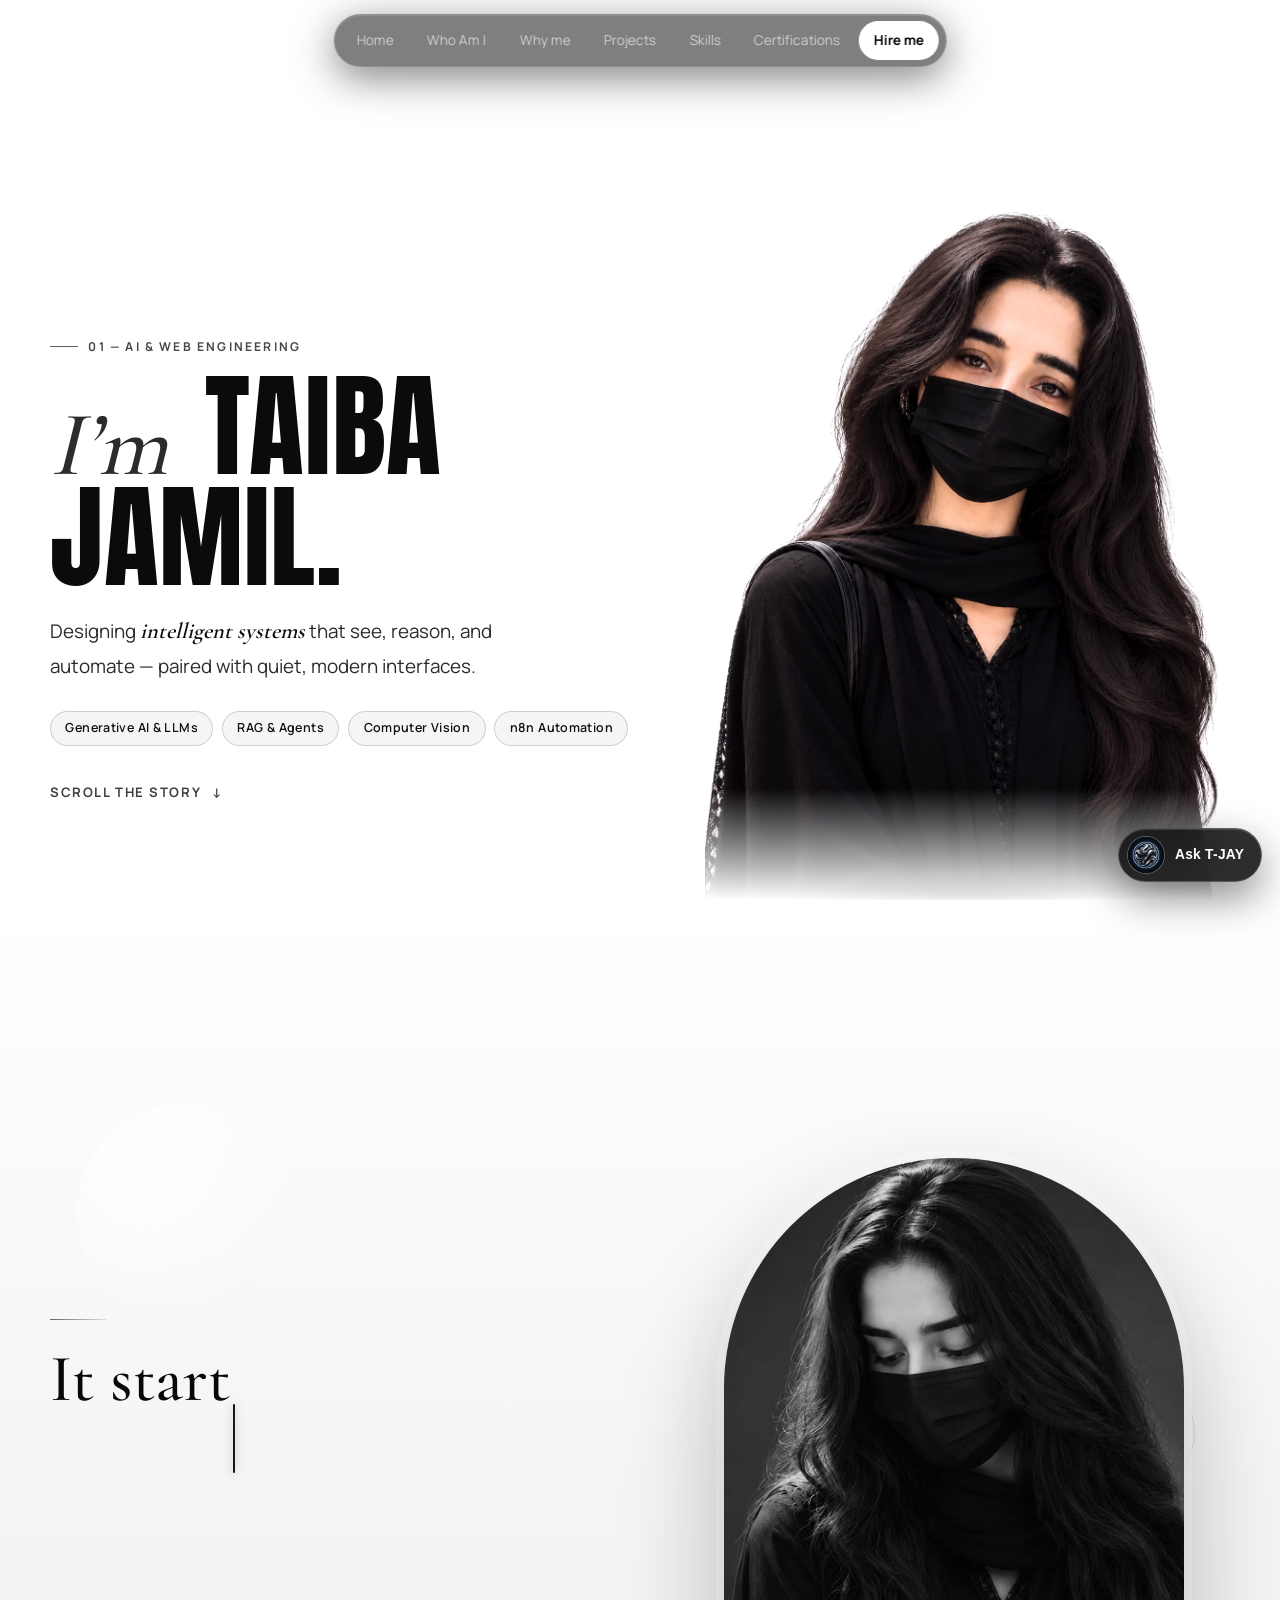
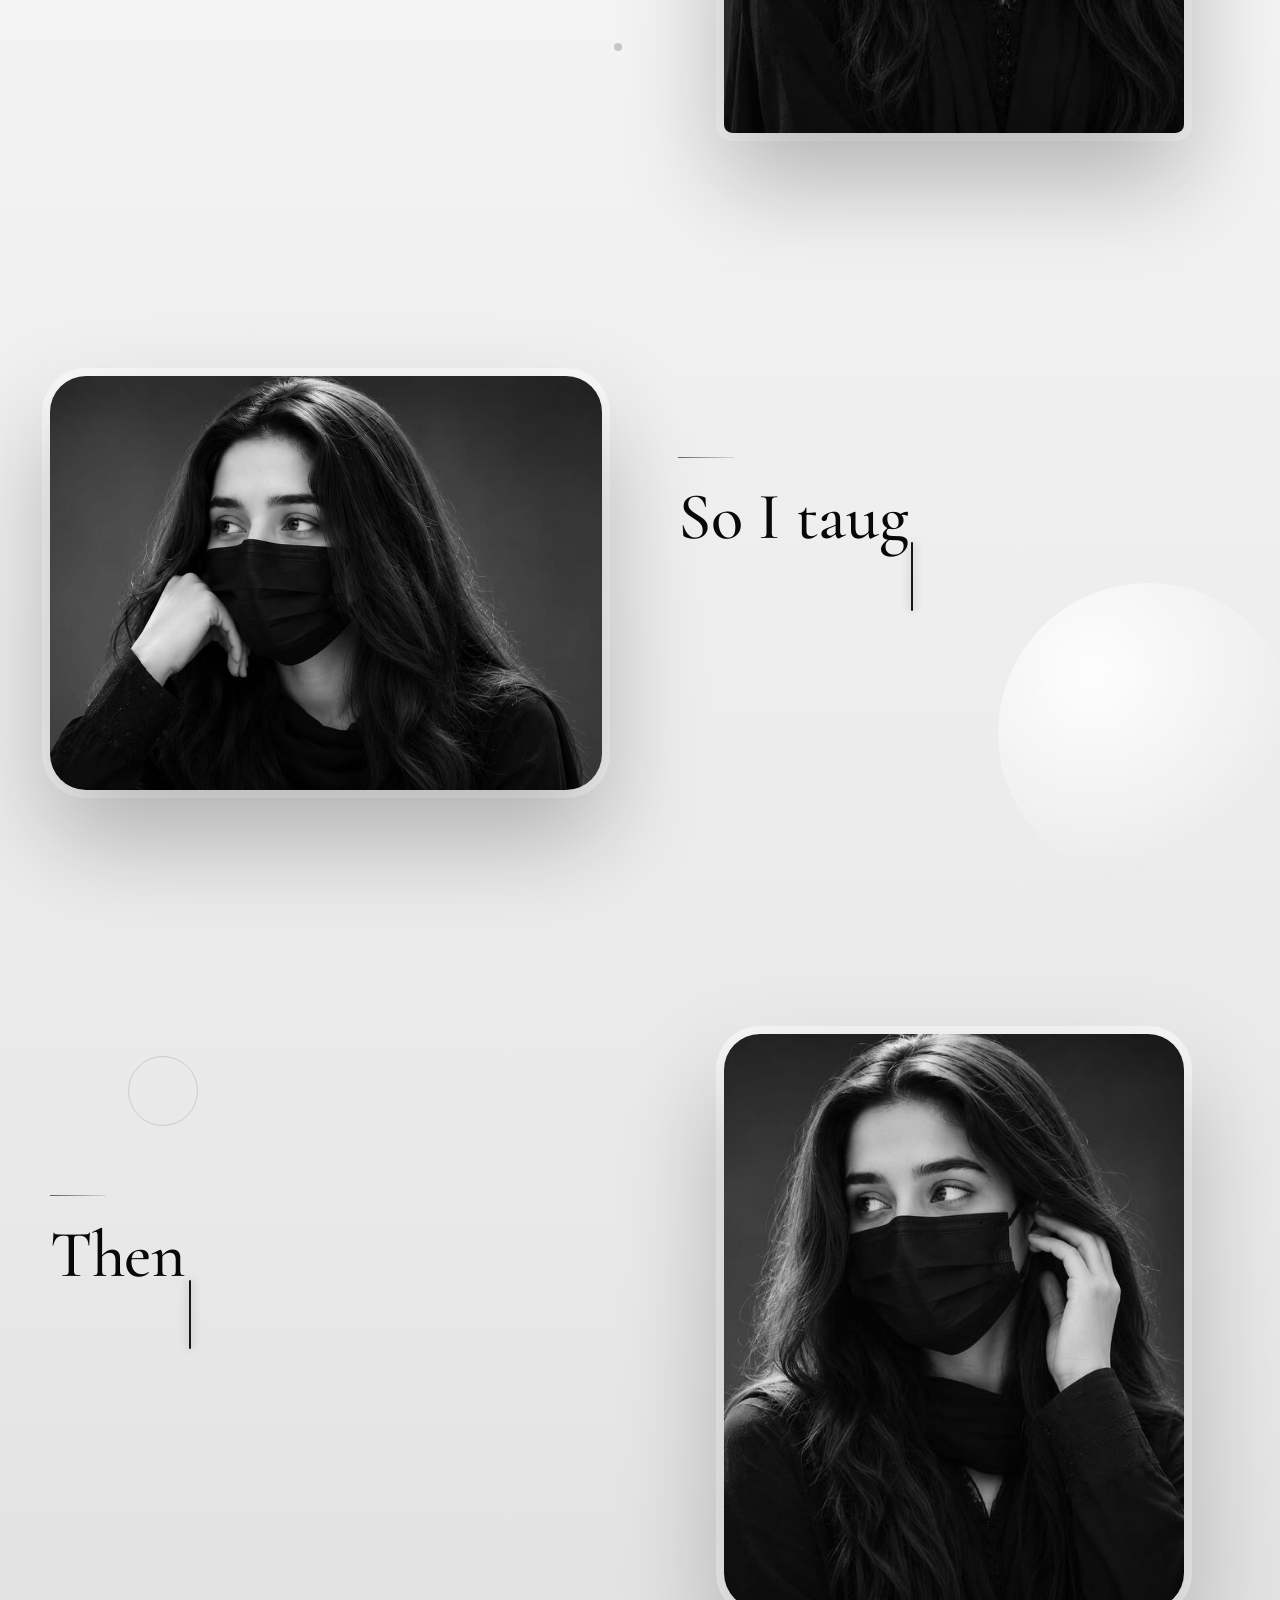
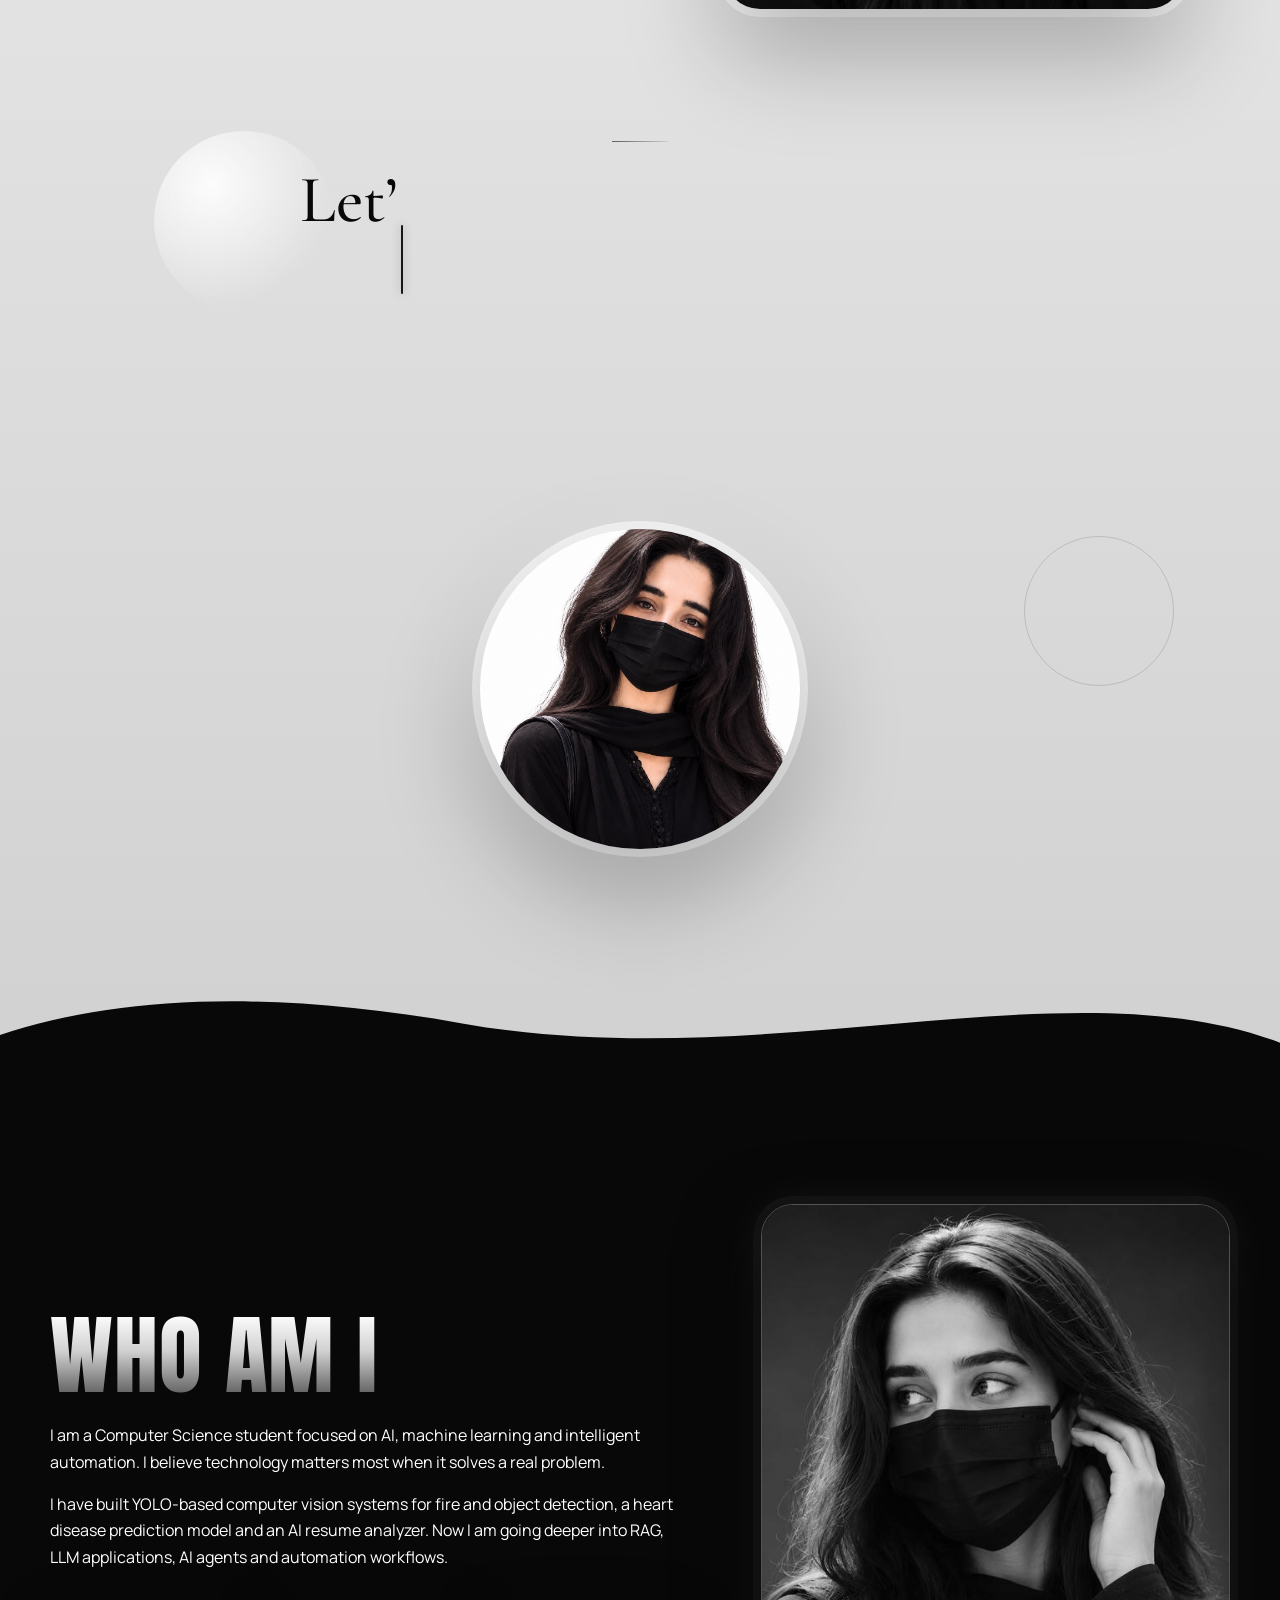
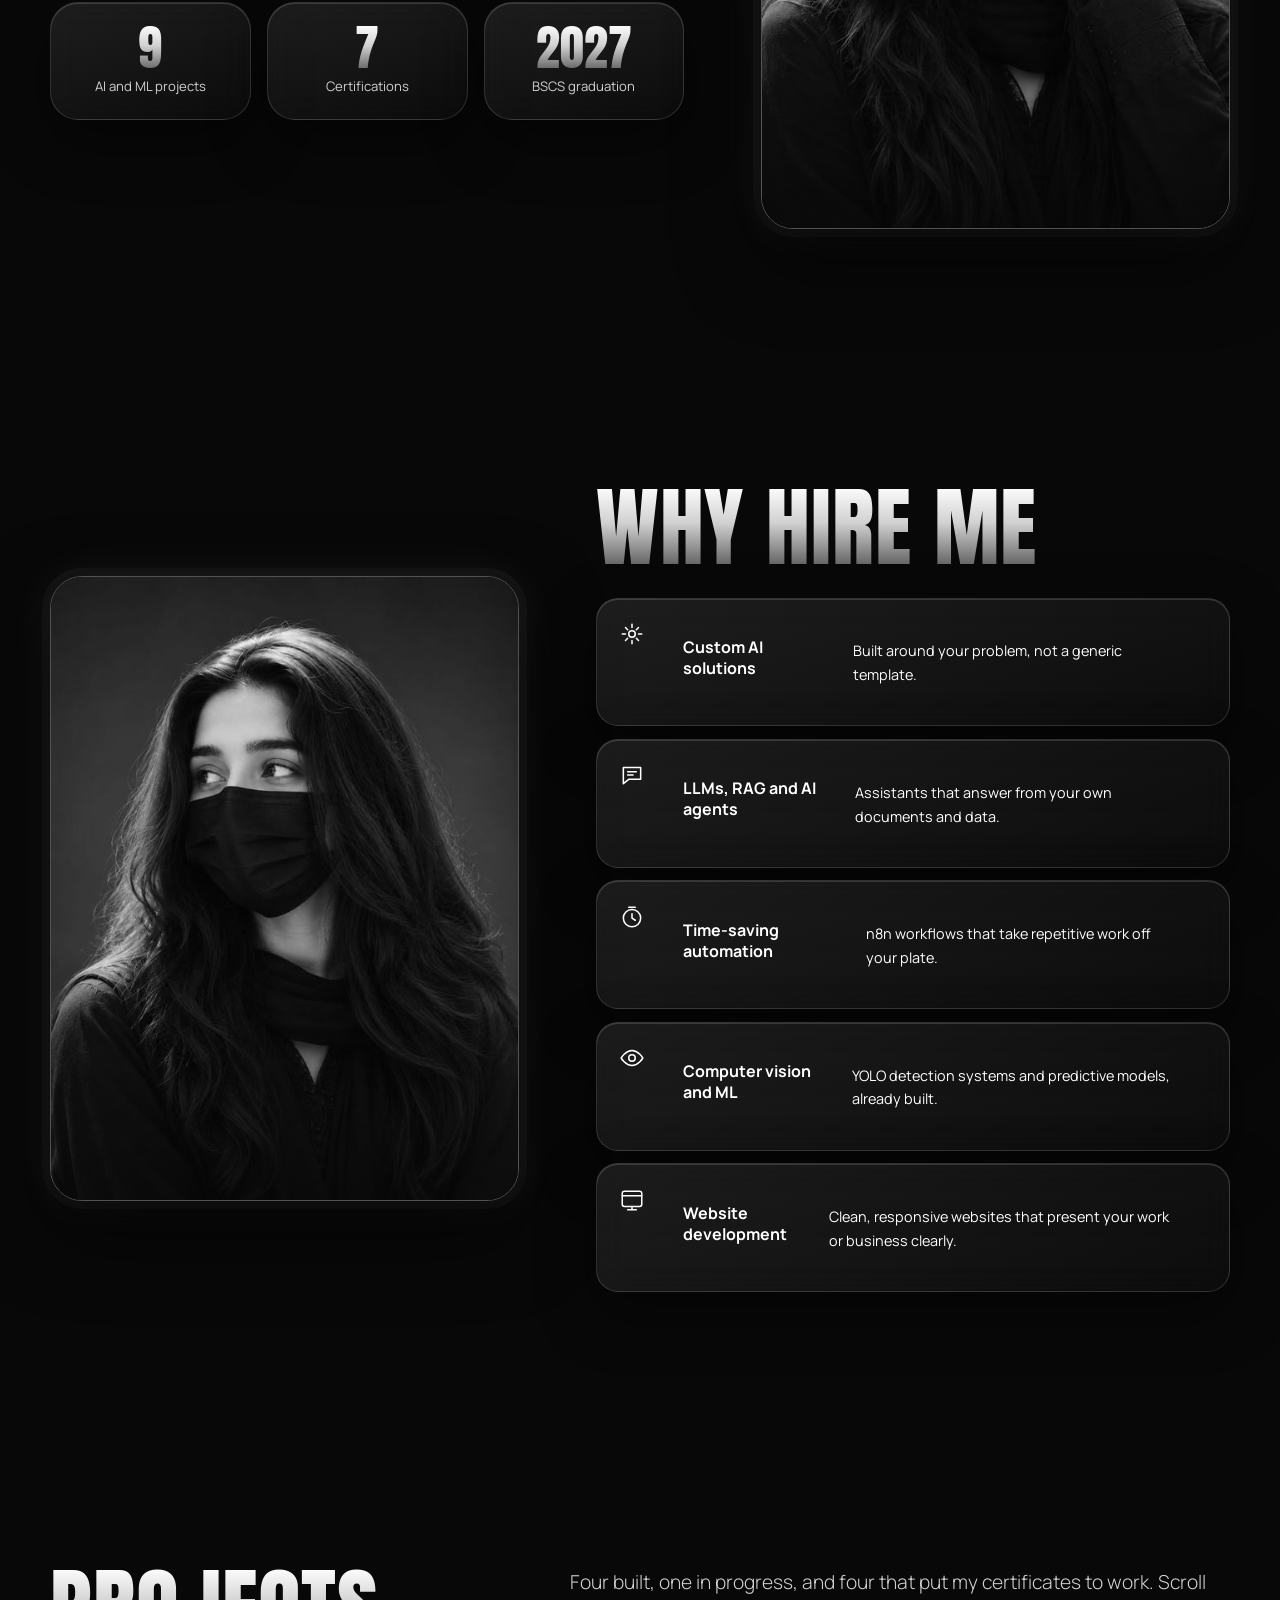
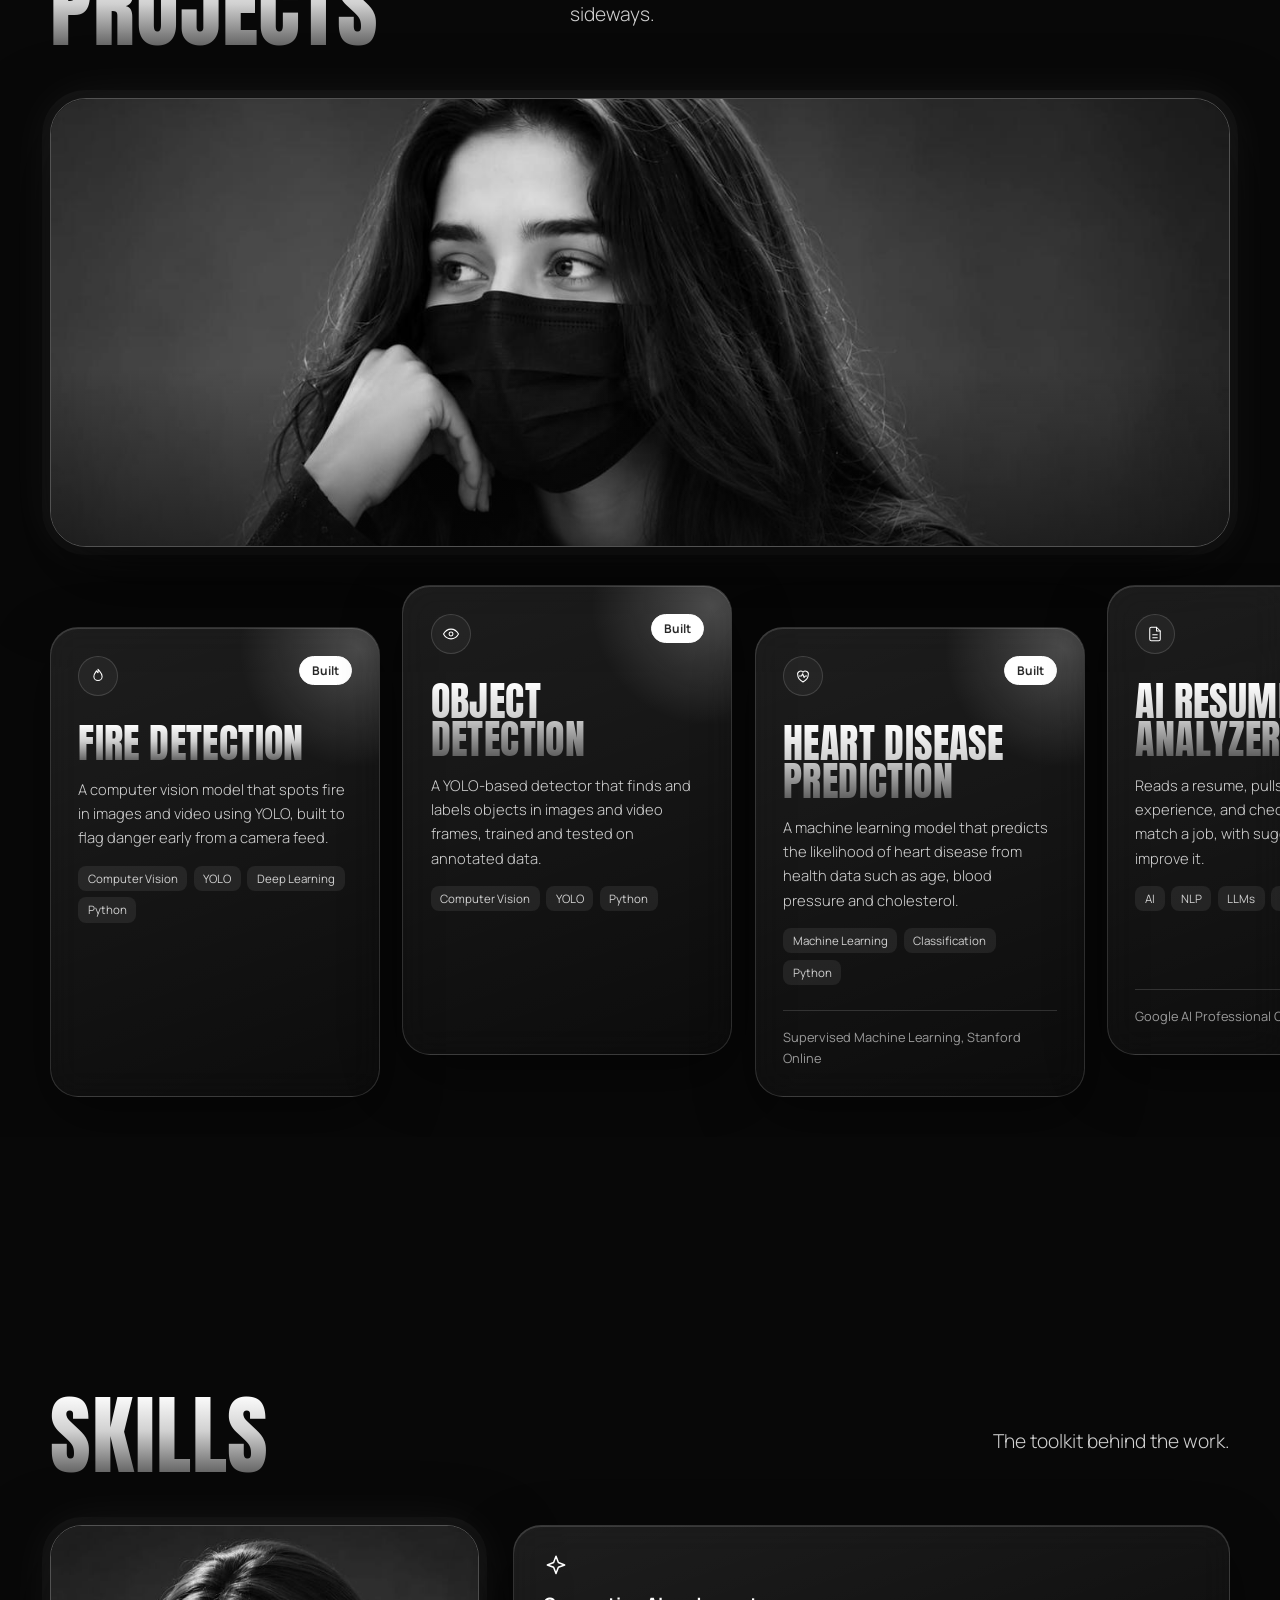
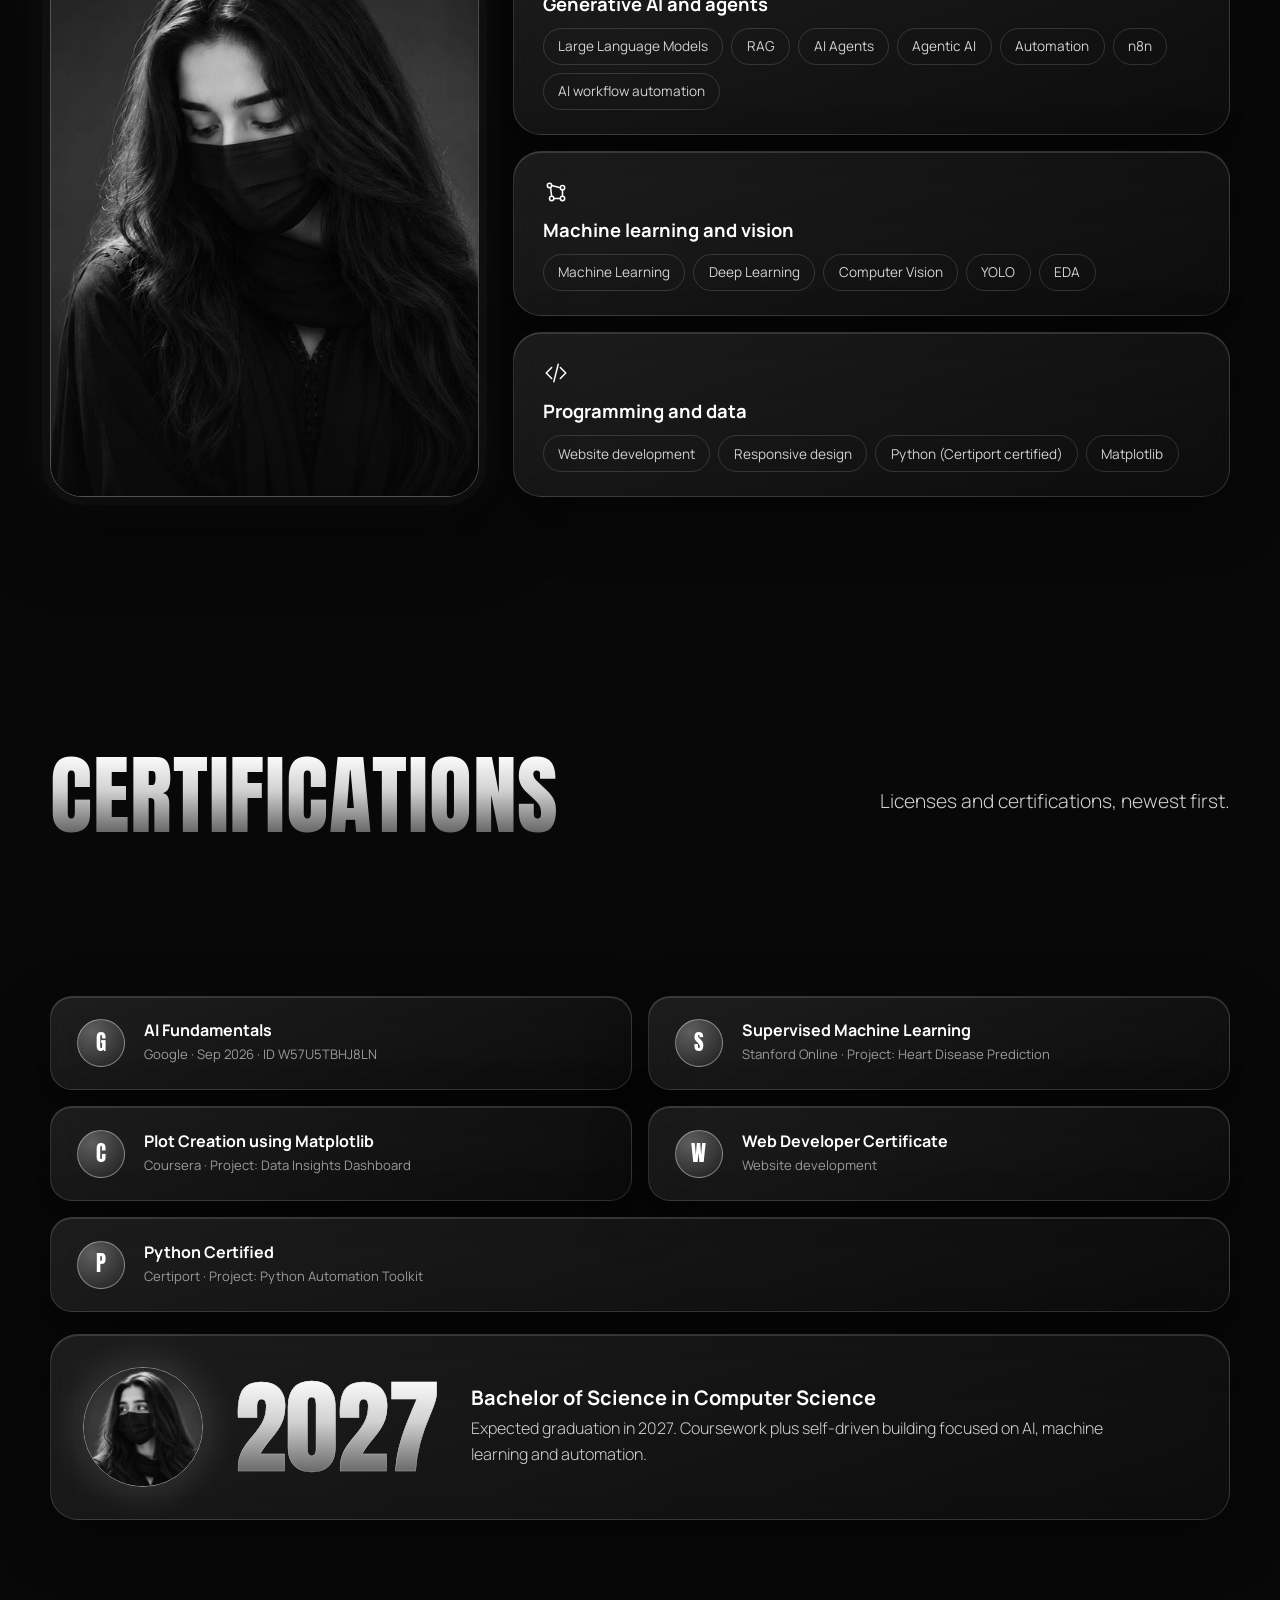
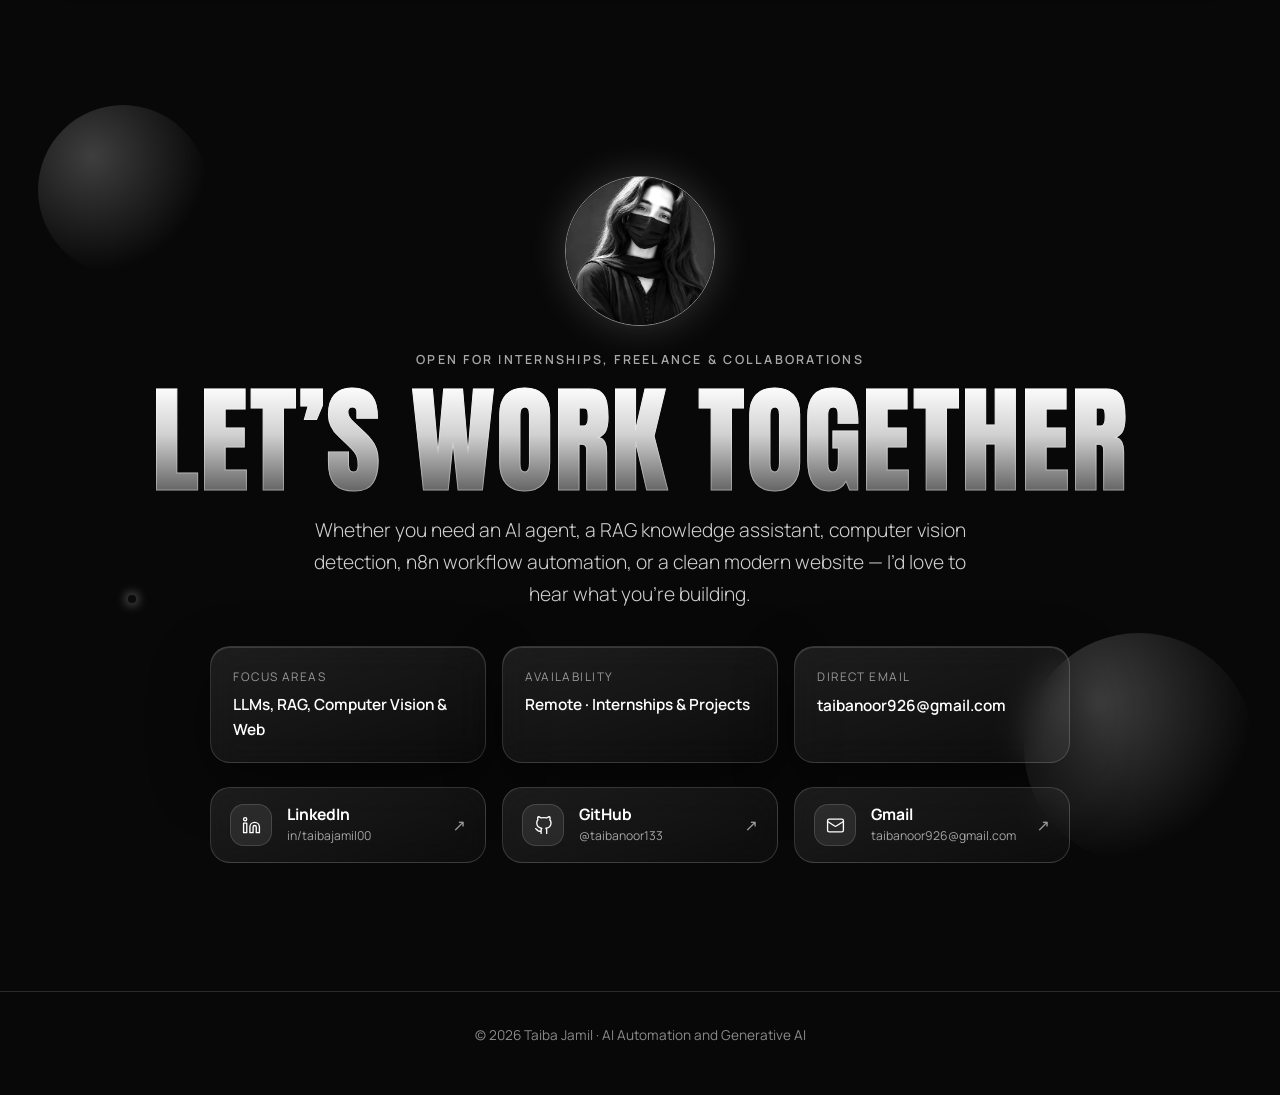
<file: index.html>
<!DOCTYPE html>
<html lang="en">
<head>
<meta charset="utf-8">
<meta name="viewport" content="width=device-width, initial-scale=1, viewport-fit=cover">
<title>Taiba Jamil — AI Automation &amp; Generative AI Developer</title>
<meta name="description" content="Taiba Jamil — AI automation and generative AI developer. RAG systems, AI agents, computer vision, machine learning and clean, responsive websites.">
<meta name="author" content="Taiba Jamil">
<meta name="robots" content="index,follow,max-image-preview:large">
<meta property="og:type" content="website">
<meta property="og:site_name" content="Taiba Jamil">
<meta property="og:title" content="Taiba Jamil — AI Automation &amp; Generative AI Developer">
<meta property="og:description" content="Taiba Jamil — AI automation and generative AI developer. RAG systems, AI agents, computer vision, machine learning and clean, responsive websites.">
<meta name="twitter:card" content="summary_large_image">
<meta name="twitter:title" content="Taiba Jamil — AI Automation &amp; Generative AI Developer">
<meta name="twitter:description" content="Taiba Jamil — AI automation and generative AI developer. RAG systems, AI agents, computer vision, machine learning and clean, responsive websites.">
<meta name="theme-color" content="#080808">
<link rel="canonical" href="https://taiba-portfolio.pages.dev/">
<meta property="og:url" content="https://taiba-portfolio.pages.dev/">
<meta property="og:image" content="https://taiba-portfolio.pages.dev/assets/images/hero-portrait.jpg">
<link rel="icon" href="assets/images/img-1-bd98dd71.svg">
<noscript></noscript>
  <script type="application/ld+json">{"@context": "https://schema.org", "@type": "Person", "name": "Taiba Jamil", "jobTitle": "AI Automation & Generative AI Developer", "description": "AI automation and generative AI developer building RAG systems, AI agents, computer vision and clean responsive websites.", "knowsAbout": ["Artificial Intelligence", "Generative AI", "Large Language Models", "RAG", "AI Agents", "Machine Learning", "Computer Vision", "YOLO", "Python", "n8n", "Website Development"]}</script>
  <link rel="stylesheet" href="css/styles.css">
</head>
<body>
<a class="skip" href="#top">Skip to content</a>
<div class="progress" id="progress" aria-hidden="true"></div>
<canvas id="waves" aria-hidden="true"></canvas>
<nav aria-label="Main">
  <a href="#top">Home</a>
  <div class="nav-links" id="navLinks">
   <a href="#about">Who Am I</a><a href="#why">Why me</a><a href="#projects">Projects</a><a href="#skills">Skills</a><a href="#certs">Certifications</a>
  </div>
  <a class="hire" href="#contact">Hire me</a>
  <button class="nav-toggle" id="navToggle" type="button" aria-expanded="false" aria-controls="navLinks" aria-label="Open menu"><span></span><span></span></button>
 </nav>
<main id="top">
<header class="hero">
 <div class="wrap hero-grid">
  <div class="hero-copy">
   <span class="hero-kicker">01 — AI &amp; Web Engineering</span>
   <h1 class="hero-title"><span class="hero-italic">I’m</span> Taiba<br>Jamil.</h1>
   <p class="hero-lead">Designing <em>intelligent systems</em> that see, reason, and automate — paired with quiet, modern interfaces.</p>
   <div class="hero-meta" aria-label="Specialties">
    <span>Generative AI &amp; LLMs</span>
    <span>RAG &amp; Agents</span>
    <span>Computer Vision</span>
    <span>n8n Automation</span>
   </div>
   <a class="hero-scroll" href="#story"><span>Scroll the story</span><i>↓</i></a>
  </div>
  <figure class="portrait"><img src="assets/images/hero-portrait.jpg" alt="Portrait of Taiba Jamil" width="1086" height="1448"></figure>
 </div>
</header>

<section id="story" aria-label="My story">
  <svg class="wv b" viewBox="0 0 1440 120" preserveAspectRatio="none" aria-hidden="true"><path d="M0 0H1440V36C1200 120 860 0 520 56 300 92 130 84 0 44Z" fill="#080808"/></svg>
 <div class="floats" aria-hidden="true"><i class="fl o" style="width:220px;height:220px;top:6%;left:6%;--d:26s;--x:40px;--y:-60px"></i><i class="fl r" style="width:120px;height:120px;top:14%;left:84%;--d:30s;--x:-30px;--y:50px"></i><i class="fl p" style="width:8px;height:8px;top:22%;left:48%;--d:18s;--x:20px;--y:-30px"></i><i class="fl o" style="width:300px;height:300px;top:38%;left:78%;--d:32s;--x:-50px;--y:40px"></i><i class="fl r" style="width:70px;height:70px;top:52%;left:10%;--d:24s;--x:40px;--y:-40px"></i><i class="fl p" style="width:10px;height:10px;top:60%;left:60%;--d:20s;--x:-20px;--y:30px"></i><i class="fl o" style="width:180px;height:180px;top:72%;left:12%;--d:28s;--x:30px;--y:-50px"></i><i class="fl r" style="width:150px;height:150px;top:84%;left:80%;--d:34s;--x:-40px;--y:-30px"></i><i class="fl p" style="width:7px;height:7px;top:90%;left:40%;--d:16s;--x:30px;--y:-20px"></i></div>
 <div class="wrap">
  <div class="chap" data-chap><div><p class="type l1">It started with a simple idea.</p><p class="type l2">Technology matters most when it solves a real problem.</p></div><figure class="sfig arch"><img src="assets/images/img-3-73407b56.jpg" alt="Taiba Jamil, black and white portrait, eyes lowered" loading="lazy"></figure></div>
  <div class="chap rev" data-chap><div><p class="type l1">So I taught machines to see.</p><p class="type l2">YOLO models that spot fire and objects in images and video.</p></div><figure class="sfig land"><img src="assets/images/img-4-7a252056.jpg" alt="Taiba Jamil, black and white portrait, resting her chin on her hand" loading="lazy"></figure></div>
  <div class="chap" data-chap><div><p class="type l1">Then I taught them to understand.</p><p class="type l2">A heart disease predictor, a resume analyzer, and now RAG, AI agents and n8n automation.</p></div><figure class="sfig"><img src="assets/images/img-5-b69c6723.jpg" alt="Taiba Jamil, black and white portrait, glancing sideways" loading="lazy"></figure></div>
  <div class="chap center" data-chap><div><p class="type l1">Let’s build something real.</p><p class="type l2">AI systems, and the websites that bring them to life.</p><a class="sbtn late" href="#contact">Hire me</a></div><figure class="sfig rnd"><img src="assets/images/hero-portrait.jpg" alt="Taiba Jamil" loading="lazy"></figure></div>
 </div>
</section>

<section id="about"><div class="wrap split">
 <div>
  <h2>Who Am I</h2>
  <p style="margin-top:1.6rem">I am a Computer Science student focused on AI, machine learning and intelligent automation. I believe technology matters most when it solves a real problem.</p>
  <p>I have built YOLO-based computer vision systems for fire and object detection, a heart disease prediction model and an AI resume analyzer. Now I am going deeper into RAG, LLM applications, AI agents and automation workflows.</p>
  <div class="stats">
   <div class="glass stat"><b>9</b><span>AI and ML projects</span></div>
   <div class="glass stat"><b>7</b><span>Certifications</span></div>
   <div class="glass stat"><b>2027</b><span>BSCS graduation</span></div>
  </div>
 </div>
 <figure class="shot"><img src="assets/images/img-5-b69c6723.jpg" alt="Taiba Jamil, black and white portrait, glancing sideways" loading="lazy"></figure>
</div></section>

<section id="why"><div class="wrap split flip">
 <figure class="shot"><img src="assets/images/img-6-a191d0ff.jpg" alt="Taiba Jamil, black and white portrait, looking to the side" loading="lazy"></figure>
 <div>
  <h2>Why hire me</h2>
  <div class="why" style="margin-top:1.8rem">
   <div class="glass"><svg viewBox="0 0 24 24"><path d="M12 3v3M12 18v3M3 12h3M18 12h3M6 6l2 2M16 16l2 2M18 6l-2 2M8 16l-2 2"/><circle cx="12" cy="12" r="3"/></svg><div><h3>Custom AI solutions</h3><p>Built around your problem, not a generic template.</p></div></div>
   <div class="glass"><svg viewBox="0 0 24 24"><path d="M4 5h16v11H9l-5 4z"/><path d="M8 9h8M8 12h5"/></svg><div><h3>LLMs, RAG and AI agents</h3><p>Assistants that answer from your own documents and data.</p></div></div>
   <div class="glass"><svg viewBox="0 0 24 24"><circle cx="12" cy="13" r="8"/><path d="M12 9v4l3 2M9 3h6"/></svg><div><h3>Time-saving automation</h3><p>n8n workflows that take repetitive work off your plate.</p></div></div>
   <div class="glass"><svg viewBox="0 0 24 24"><path d="M2 12s4-7 10-7 10 7 10 7-4 7-10 7S2 12 2 12z"/><circle cx="12" cy="12" r="3"/></svg><div><h3>Computer vision and ML</h3><p>YOLO detection systems and predictive models, already built.</p></div></div>
   <div class="glass"><svg viewBox="0 0 24 24"><rect x="3" y="4" width="18" height="14" rx="2"/><path d="M3 8h18M8 21h8M12 18v3"/></svg><div><h3>Website development</h3><p>Clean, responsive websites that present your work or business clearly.</p></div></div>
  </div>
 </div>
</div></section>

<section id="projects">
 <div class="wrap head"><h2>Projects</h2><p class="lede">Four built, one in progress, and four that put my certificates to work. Scroll sideways.</p></div>
 <figure class="shot wide"><img src="assets/images/img-4-7a252056.jpg" alt="Taiba Jamil, black and white portrait, resting her chin on her hand" loading="lazy"></figure>
 <div class="rail" tabindex="0" aria-label="Projects, scroll horizontally">
  <article class="card glass"><div class="card-top"><span class="card-ico"><svg viewBox="0 0 24 24"><path d="M12 3c3 4 5.5 5.8 5.5 9.5a5.5 5.5 0 0 1-11 0C6.5 9 9 7 10 5c.3 1.4 1 2.2 2 2.5.4-2.2 0-4.5 0-4.5z"/></svg></span><span class="pill on">Built</span></div><h3>Fire Detection</h3><p>A computer vision model that spots fire in images and video using YOLO, built to flag danger early from a camera feed.</p><div class="tags"><span>Computer Vision</span><span>YOLO</span><span>Deep Learning</span><span>Python</span></div></article>
  <article class="card glass"><div class="card-top"><span class="card-ico"><svg viewBox="0 0 24 24"><path d="M2 12s3.6-6.5 10-6.5S22 12 22 12s-3.6 6.5-10 6.5S2 12 2 12z"/><circle cx="12" cy="12" r="2.6"/></svg></span><span class="pill on">Built</span></div><h3>Object Detection</h3><p>A YOLO-based detector that finds and labels objects in images and video frames, trained and tested on annotated data.</p><div class="tags"><span>Computer Vision</span><span>YOLO</span><span>Python</span></div></article>
  <article class="card glass"><div class="card-top"><span class="card-ico"><svg viewBox="0 0 24 24"><path d="M12 20s-7-4.4-7-9.4A4 4 0 0 1 12 7a4 4 0 0 1 7 3.6c0 5-7 9.4-7 9.4z"/><path d="M7 12h3l1.5-3 2 5 1.5-2h2"/></svg></span><span class="pill on">Built</span></div><h3>Heart Disease Prediction</h3><p>A machine learning model that predicts the likelihood of heart disease from health data such as age, blood pressure and cholesterol.</p><div class="tags"><span>Machine Learning</span><span>Classification</span><span>Python</span></div><div class="cert">Supervised Machine Learning, Stanford Online</div></article>
  <article class="card glass"><div class="card-top"><span class="card-ico"><svg viewBox="0 0 24 24"><path d="M14 3H7a2 2 0 0 0-2 2v14a2 2 0 0 0 2 2h10a2 2 0 0 0 2-2V8z"/><path d="M14 3v5h5M9 13h6M9 17h6"/></svg></span><span class="pill on">Built</span></div><h3>AI Resume Analyzer</h3><p>Reads a resume, pulls out skills and experience, and checks how well they match a job, with suggestions to improve it.</p><div class="tags"><span>AI</span><span>NLP</span><span>LLMs</span><span>Python</span></div><div class="cert">Google AI Professional Certificate</div></article>
  <article class="card glass"><div class="card-top"><span class="card-ico"><svg viewBox="0 0 24 24"><ellipse cx="12" cy="6" rx="7" ry="2.8"/><path d="M5 6v6c0 1.6 3.1 2.8 7 2.8s7-1.2 7-2.8V6"/><path d="M5 12v6c0 1.6 3.1 2.8 7 2.8s7-1.2 7-2.8v-6"/></svg></span><span class="pill">In progress</span></div><h3>RAG-Based Assistant</h3><p>Answers questions from a set of documents by retrieving the relevant passages first, then letting an LLM respond with that context.</p><div class="tags"><span>RAG</span><span>LLMs</span><span>Python</span></div></article>
  <article class="card glass"><div class="card-top"><span class="card-ico"><svg viewBox="0 0 24 24"><rect x="3" y="3" width="6" height="6" rx="1.6"/><rect x="15" y="15" width="6" height="6" rx="1.6"/><path d="M9 6h5a3 3 0 0 1 3 3v6"/></svg></span><span class="pill">Certificate project</span></div><h3>Lead and Email Triage</h3><p>An n8n workflow that reads incoming messages, asks an LLM to classify and summarize them, then routes each to a sheet, a reply draft or an alert.</p><div class="tags"><span>n8n</span><span>LLMs</span><span>Automation</span></div><div class="cert">Workflow with n8n, LearnKartS</div></article>
  <article class="card glass"><div class="card-top"><span class="card-ico"><svg viewBox="0 0 24 24"><path d="M4 20V10M10 20V4M16 20v-7M22 20H2"/></svg></span><span class="pill">Certificate project</span></div><h3>Data Insights Dashboard</h3><p>Exploratory analysis of a public dataset with clean Matplotlib charts: trends, distributions and comparisons, each with a one-line takeaway.</p><div class="tags"><span>Matplotlib</span><span>EDA</span><span>Python</span></div><div class="cert">Plot Creation using Matplotlib, Coursera</div></article>
  <article class="card glass"><div class="card-top"><span class="card-ico"><svg viewBox="0 0 24 24"><path d="M20 12a8 8 0 0 1-8 8H6l-4 3V12a8 8 0 0 1 8-8h2a8 8 0 0 1 8 8z"/><path d="M9 11h.01M12.5 11h.01M16 11h.01"/></svg></span><span class="pill">Certificate project</span></div><h3>Smart FAQ Chatbot</h3><p>Answers common questions for a small business from its own FAQ content, with a fallback when it does not know the answer.</p><div class="tags"><span>Chatbot</span><span>NLP</span></div><div class="cert">AI Fundamentals, Google</div></article>
  <article class="card glass"><div class="card-top"><span class="card-ico"><svg viewBox="0 0 24 24"><rect x="3" y="4" width="18" height="16" rx="2"/><path d="M7 9.5l3 3-3 3M13 15h4"/></svg></span><span class="pill">Certificate project</span></div><h3>Python Automation Toolkit</h3><p>Python scripts that clean files, merge spreadsheets and generate reports, so routine data chores run with one command.</p><div class="tags"><span>Python</span><span>Automation</span><span>Data</span></div><div class="cert">Python Certified, Certiport</div></article>
 </div>
</section>

<section id="skills"><div class="wrap">
 <div class="head"><h2>Skills</h2><p class="lede">The toolkit behind the work.</p></div>
 <div class="split skillsplit">
 <figure class="shot"><img src="assets/images/img-3-73407b56.jpg" alt="Taiba Jamil, black and white portrait, eyes lowered" loading="lazy"></figure>
 <div class="skills">
  <div class="glass skill"><svg class="ico" viewBox="0 0 24 24"><path d="M12 3l2.2 5.8L20 11l-5.8 2.2L12 19l-2.2-5.8L4 11l5.8-2.2z"/></svg><h3>Generative AI and agents</h3><ul><li>Large Language Models</li><li>RAG</li><li>AI Agents</li><li>Agentic AI</li><li>Automation</li><li>n8n</li><li>AI workflow automation</li></ul></div>
  <div class="glass skill"><svg class="ico" viewBox="0 0 24 24"><circle cx="6" cy="6" r="2"/><circle cx="18" cy="8" r="2"/><circle cx="8" cy="18" r="2"/><circle cx="18" cy="18" r="2"/><path d="M8 6l8 2M7 8l1 8M10 18h6M18 10v6"/></svg><h3>Machine learning and vision</h3><ul><li>Machine Learning</li><li>Deep Learning</li><li>Computer Vision</li><li>YOLO</li><li>EDA</li></ul></div>
  <div class="glass skill"><svg class="ico" viewBox="0 0 24 24"><path d="M8 7l-5 5 5 5M16 7l5 5-5 5M14 4l-4 16"/></svg><h3>Programming and data</h3><ul><li>Website development</li><li>Responsive design</li><li>Python (Certiport certified)</li><li>Matplotlib</li></ul></div>
 </div>
 </div>
</div></section>

<section id="certs"><div class="wrap">
 <div class="head"><h2>Certifications</h2><p class="lede">Licenses and certifications, newest first.</p></div>
 <div class="certs">
  <div class="glass cert-i"><div class="mono">L</div><div><h3>Workflow with n8n</h3><p>LearnKartS · Oct 2026 · Project: Lead and Email Triage</p></div></div>
  <div class="glass cert-i"><div class="mono">G</div><div><h3>Google AI Professional Certificate</h3><p>Google · Sep 2026 · ID KAZ12HA5EOEK</p></div></div>
  <div class="glass cert-i"><div class="mono">G</div><div><h3>AI Fundamentals</h3><p>Google · Sep 2026 · ID W57U5TBHJ8LN</p></div></div>
  <div class="glass cert-i"><div class="mono">S</div><div><h3>Supervised Machine Learning</h3><p>Stanford Online · Project: Heart Disease Prediction</p></div></div>
  <div class="glass cert-i"><div class="mono">C</div><div><h3>Plot Creation using Matplotlib</h3><p>Coursera · Project: Data Insights Dashboard</p></div></div>
  <div class="glass cert-i"><div class="mono">W</div><div><h3>Web Developer Certificate</h3><p>Website development</p></div></div>
  <div class="glass cert-i"><div class="mono">P</div><div><h3>Python Certified</h3><p>Certiport · Project: Python Automation Toolkit</p></div></div>
 </div>
 <div class="glass edu"><img class="round" src="assets/images/img-6-a191d0ff.jpg" alt="" loading="lazy"><div class="yr">2027</div><div><h3>Bachelor of Science in Computer Science</h3><p>Expected graduation in 2027. Coursework plus self-driven building focused on AI, machine learning and automation.</p></div></div>
</div></section>

<section id="contact" class="contact"><div class="floats" aria-hidden="true"><i class="fl o" style="width:170px;height:170px;top:6%;left:3%;--d:26s;--x:30px;--y:-40px"></i><i class="fl r" style="width:90px;height:90px;top:18%;left:88%;--d:30s;--x:-25px;--y:35px"></i><i class="fl p" style="width:8px;height:8px;top:58%;left:10%;--d:18s;--x:20px;--y:-30px"></i><i class="fl o" style="width:230px;height:230px;top:62%;left:80%;--d:32s;--x:-40px;--y:30px"></i></div><div class="wrap">
 <img class="round big-round" src="assets/images/img-2-4e7dba6b.jpg" alt="Taiba Jamil" loading="lazy">
 <p class="contact-kicker">Open for internships, freelance &amp; collaborations</p>
 <h2>Let’s work together</h2>
 <p class="lede">Whether you need an AI agent, a RAG knowledge assistant, computer vision detection, n8n workflow automation, or a clean modern website — I’d love to hear what you’re building.</p>
 <div class="work-grid">
  <div class="glass work-card"><span>Focus Areas</span><strong>LLMs, RAG, Computer Vision &amp; Web</strong></div>
  <div class="glass work-card"><span>Availability</span><strong>Remote · Internships &amp; Projects</strong></div>
  <div class="glass work-card"><span>Direct Email</span><a href="mailto:taibanoor926@gmail.com"><strong>taibanoor926@gmail.com</strong></a></div>
 </div>
 <div class="btns contact-btns">
  <a class="social-btn li" data-link="linkedin" href="https://www.linkedin.com/in/taibajamil00" target="_blank" rel="noopener noreferrer">
   <span class="s-ico"><svg viewBox="0 0 24 24" aria-hidden="true"><path d="M16 8a6 6 0 0 1 6 6v7h-4v-7a2 2 0 0 0-4 0v7h-4v-7a6 6 0 0 1 6-6z"/><rect x="2" y="9" width="4" height="12"/><circle cx="4" cy="4" r="2"/></svg></span>
   <span class="s-txt"><strong>LinkedIn</strong><small>in/taibajamil00</small></span>
   <span class="s-arr" aria-hidden="true">↗</span>
  </a>
  <a class="social-btn gh" data-link="github" href="https://github.com/taibanoor133" target="_blank" rel="noopener noreferrer">
   <span class="s-ico"><svg viewBox="0 0 24 24" aria-hidden="true"><path d="M9 19c-5 1.5-5-2.5-7-3m14 6v-3.87a3.37 3.37 0 0 0-.94-2.61c3.14-.35 6.44-1.54 6.44-7A5.44 5.44 0 0 0 20 4.77 5.07 5.07 0 0 0 19.91 1S18.73.65 16 2.48a13.38 13.38 0 0 0-7 0C6.27.65 5.09 1 5.09 1A5.07 5.07 0 0 0 5 4.77a5.44 5.44 0 0 0-1.5 3.78c0 5.42 3.3 6.61 6.44 7A3.37 3.37 0 0 0 9 18.13V22"/></svg></span>
   <span class="s-txt"><strong>GitHub</strong><small>@taibanoor133</small></span>
   <span class="s-arr" aria-hidden="true">↗</span>
  </a>
  <a class="social-btn gm" data-link="email" href="mailto:taibanoor926@gmail.com">
   <span class="s-ico"><svg viewBox="0 0 24 24" aria-hidden="true"><rect x="2" y="4" width="20" height="16" rx="2"/><path d="m22 7-8.97 5.7a1.94 1.94 0 0 1-2.06 0L2 7"/></svg></span>
   <span class="s-txt"><strong>Gmail</strong><small>taibanoor926@gmail.com</small></span>
   <span class="s-arr" aria-hidden="true">↗</span>
  </a>
 </div>
 <p class="contact-note" hidden>Links coming soon — add them in the LINKS config near the end of this file.</p>
</div></section>
</main>
<div class="tjay" id="tjay">
 <button class="tjay-fab" id="tjayToggle" type="button" aria-expanded="false" aria-controls="tjayPanel" aria-label="Chat with T-JAY, Taiba Jamil's AI Portfolio Assistant">
  <span class="tjay-badge"><img src="assets/images/tjay-avatar.jpg" alt="T-JAY" width="38" height="38"></span>
  <span class="tjay-fab-txt">Ask T-JAY</span>
 </button>
 <section class="tjay-panel" id="tjayPanel" aria-label="T-JAY AI Portfolio Assistant" hidden>
  <header class="tjay-head">
   <div class="tjay-id">
    <div class="tjay-avatar"><img src="assets/images/tjay-avatar.jpg" alt="T-JAY" width="38" height="38"></div>
    <div>
     <h3>T-JAY</h3>
     <p>Your AI Portfolio Companion · <span class="tjay-status"><i></i>Online</span></p>
    </div>
   </div>
   <button class="tjay-close" id="tjayClose" type="button" aria-label="Close T-JAY chat">×</button>
  </header>
  <div class="tjay-body" id="tjayBody">
   <div class="tjay-msg bot">
    <p><strong>Hello! Welcome to Taiba Jamil’s digital space.</strong></p>
    <p>I’m T-JAY, her AI-powered portfolio assistant.</p>
    <p>Curious about AI automation, intelligent systems, LLMs, RAG, or web development? You’re in the right place.</p>
    <p>Let’s explore ideas, technology, and possibilities. What would you like to know?</p>
   </div>
   <div class="tjay-prompts" id="tjayPrompts" aria-label="Suggested questions">
    <span class="tjay-prompts-lbl">Suggested questions</span>
    <button type="button" data-q="Tell me about Taiba.">Tell me about Taiba.</button>
    <button type="button" data-q="Explore her AI projects.">Explore her AI projects.</button>
    <button type="button" data-q="What technologies does she work with?">What technologies does she work with?</button>
    <button type="button" data-q="Is she open to internships?">Is she open to internships?</button>
   </div>
  </div>
  <form class="tjay-form" id="tjayForm">
   <input id="tjayInput" type="text" placeholder="Ask T-JAY anything about Taiba..." autocomplete="off" aria-label="Message T-JAY">
   <button type="submit" aria-label="Send message">↑</button>
  </form>
  <footer class="tjay-foot">Beyond Conversations. Into Intelligent Solutions.</footer>
 </section>
</div>
<button class="to-top" id="toTop" type="button" aria-label="Back to top">↑</button>
<footer>© 2026 Taiba Jamil · AI Automation and Generative AI</footer>
  <script src="js/main.js"></script>
</body>
</html>
</file>
<file: css/styles.css>
/* Embedded fonts — Google Fonts (Open Font License) */
@font-face{font-family:'Anton';font-style:normal;font-weight:400;font-display:swap;src:url('../assets/fonts/font-1-0f2e461b.woff2') format('woff2')}
@font-face{font-family:'Cormorant Garamond';font-style:normal;font-weight:500 600;font-display:swap;src:url('../assets/fonts/font-2-5a0fdd6f.woff2') format('woff2')}
@font-face{font-family:'Manrope';font-style:normal;font-weight:300 700;font-display:swap;src:url('../assets/fonts/font-3-c000b072.woff2') format('woff2')}
:root{--black:#080808;--char:#171717;--grey:#D1D1D1;--white:#FFFFFF;--line:rgba(255,255,255,.14);--glass:rgba(255,255,255,.05);
--chrome:linear-gradient(180deg,#fff 0%,#D1D1D1 45%,#5b5b5b 100%);
--disp:'Anton','Oswald','Arial Narrow',Impact,sans-serif;--body:'Manrope',system-ui,-apple-system,'Segoe UI',sans-serif;
color-scheme:dark;box-sizing:border-box;padding-top:env(safe-area-inset-top,0px);padding-bottom:env(safe-area-inset-bottom,0px)}
*,*::before,*::after{box-sizing:inherit}
html{scroll-behavior:smooth;scroll-padding-top:90px;height:auto}
body{margin:0;background:var(--black);color:var(--white);font-family:var(--body);font-weight:400;line-height:1.65;overflow-x:hidden}
canvas#waves{position:fixed;inset:0;width:100%;height:100%;z-index:0;pointer-events:none}
main,footer{position:relative;z-index:1}
a{color:inherit;text-decoration:none}
:focus-visible{outline:2px solid var(--grey);outline-offset:3px;border-radius:8px}
.wrap{width:min(1180px,100% - 2.5rem);margin-inline:auto}
section{padding:clamp(4.5rem,10vw,8rem) 0}
h1,h2,h3{font-family:var(--disp);font-weight:400;margin:0;line-height:.95;letter-spacing:.01em;text-transform:uppercase}
h2{font-size:clamp(2.6rem,7vw,5.5rem);background:var(--chrome);-webkit-background-clip:text;background-clip:text;color:transparent}
.lede{color:var(--grey);font-size:clamp(1rem,1.6vw,1.2rem);max-width:60ch;font-weight:300}
/* nav */
nav{position:fixed;top:calc(14px + env(safe-area-inset-top,0px));left:50%;transform:translateX(-50%);z-index:20;display:flex;gap:.2rem;align-items:center;padding:.4rem;border-radius:999px;background:rgba(23,23,23,.55);backdrop-filter:blur(18px) saturate(140%);-webkit-backdrop-filter:blur(18px) saturate(140%);border:1px solid var(--line);box-shadow:0 10px 40px rgba(0,0,0,.5),inset 0 1px 0 rgba(255,255,255,.12);max-width:calc(100% - 1.5rem);overflow-x:auto;scrollbar-width:none}
nav::-webkit-scrollbar{display:none}
nav a{padding:.5rem .95rem;border-radius:999px;font-size:.85rem;color:var(--grey);white-space:nowrap;transition:background .3s,color .3s}
nav a:hover{background:rgba(255,255,255,.1);color:var(--white)}
nav a.hire{background:var(--white);color:var(--black);font-weight:700}
nav a.hire:hover{box-shadow:0 0 24px rgba(255,255,255,.45);background:var(--white);color:var(--black)}
/* hero */
.hero{min-height:100svh;display:grid;align-items:end;padding:5.5rem 0 0;position:relative;overflow:hidden;background:#FFFFFF;color:#0B0B0B}
.hero-grid{display:grid;grid-template-columns:1.05fr .95fr;gap:clamp(2rem,5vw,4.5rem);align-items:end;position:relative;z-index:2}
.hero-copy{padding-bottom:clamp(3.5rem,8vw,6rem);opacity:0;transform:translateY(22px);animation:heroUp 1.1s .12s cubic-bezier(.16,1,.3,1) forwards}
@keyframes heroUp{to{opacity:1;transform:none}}
.hero-kicker{display:inline-flex;align-items:center;gap:.65rem;font-size:.76rem;font-weight:700;letter-spacing:.18em;text-transform:uppercase;color:#4a4a4a;margin-bottom:1.2rem}
.hero-kicker::before{content:"";width:28px;height:1px;background:#0B0B0B;opacity:.65}
.hero-title{font-family:var(--disp);font-weight:400;font-size:clamp(3.8rem,8.8vw,7.4rem);line-height:.9;letter-spacing:.005em;text-transform:uppercase;color:#0B0B0B;margin:0}
.hero-italic{font-family:'Cormorant Garamond',Georgia,serif;font-style:italic;font-weight:500;text-transform:none;letter-spacing:-.01em;font-size:clamp(3.2rem,7.2vw,6.2rem);color:#2c2c2c;margin-right:.12em}
.hero-lead{margin:1.5rem 0 0;max-width:42ch;font-size:clamp(1.02rem,1.5vw,1.18rem);font-weight:400;color:#2b2b2b;line-height:1.7}
.hero-lead em{font-family:'Cormorant Garamond',Georgia,serif;font-style:italic;font-weight:600;font-size:1.18em;color:#0B0B0B}
.hero-meta{display:flex;flex-wrap:wrap;gap:.55rem;margin-top:1.8rem}
.hero-meta span{font-size:.78rem;font-weight:600;letter-spacing:.03em;padding:.4rem .9rem;border-radius:999px;border:1px solid rgba(11,11,11,.16);color:#111;background:rgba(11,11,11,.04)}
.hero-scroll{display:inline-flex;align-items:center;gap:.65rem;margin-top:2.2rem;font-size:.82rem;font-weight:700;letter-spacing:.12em;text-transform:uppercase;color:#0B0B0B;opacity:.78;transition:opacity .3s,transform .3s}
.hero-scroll:hover{opacity:1;transform:translateY(2px)}
.hero-scroll i{font-style:normal;display:inline-block;animation:bob 2s ease-in-out infinite}
@keyframes bob{0%,100%{transform:translateY(0)}50%{transform:translateY(4px)}}
.portrait{position:relative;width:min(100%,520px);margin:0 auto;align-self:end;z-index:2;opacity:0;animation:fade 1.4s .2s cubic-bezier(.22,1,.36,1) forwards}
@keyframes fade{from{opacity:0;transform:translateY(16px)}to{opacity:1;transform:none}}
.portrait::after{content:"";position:absolute;left:12%;right:12%;bottom:-8px;height:28px;border-radius:50%;background:radial-gradient(ellipse,rgba(0,0,0,.12),transparent 72%);filter:blur(8px);z-index:-1}
.portrait img{width:100%;height:auto;max-height:86svh;object-fit:contain;object-position:bottom center;display:block;border:none;border-radius:0;box-shadow:none;filter:contrast(1.03) brightness(1.02);-webkit-mask-image:linear-gradient(to bottom,#000 84%,transparent 100%);mask-image:linear-gradient(to bottom,#000 84%,transparent 100%)}
.certs .cert-i:last-child:nth-child(odd){grid-column:1/-1}
.split{display:grid;grid-template-columns:1.15fr .85fr;gap:clamp(2rem,6vw,5rem);align-items:center}
.split.flip{grid-template-columns:.85fr 1.15fr}
.skillsplit{grid-template-columns:.7fr 1.3fr;align-items:stretch}
.skillsplit .skills{grid-template-columns:1fr;gap:1rem}
.skillsplit .skill{padding:1.5rem 1.8rem}
.skillsplit .skill h3{margin:.6rem 0 .9rem}
.shot{margin:0;border-radius:32px;overflow:hidden;border:1px solid rgba(255,255,255,.3);box-shadow:0 30px 80px rgba(0,0,0,.6),0 0 0 8px rgba(255,255,255,.03),0 0 50px rgba(255,255,255,.07);aspect-ratio:3/4;position:relative}
.shot::after{content:"";position:absolute;inset:0;background:linear-gradient(180deg,transparent 60%,rgba(8,8,8,.55));pointer-events:none}
.shot img{width:100%;height:100%;object-fit:cover;display:block}
.shot.wide{width:min(1180px,100% - 2.5rem);margin:0 auto 1rem;aspect-ratio:21/8;border-radius:36px}
.shot.wide img{object-position:50% 32%}
.round{width:130px;height:130px;border-radius:50%;object-fit:cover;object-position:50% 25%;border:1px solid rgba(255,255,255,.5);box-shadow:0 0 40px rgba(255,255,255,.18)}
.big-round{width:150px;height:150px;margin:0 auto 1.5rem;display:block}
.edu .round{width:120px;height:120px}
#story{position:relative;overflow:hidden;padding:clamp(7rem,14vw,11rem) 0;background:linear-gradient(180deg,#FFFFFF 0%,#F4F4F4 18%,#E8E8E8 58%,#D1D1D1 100%);color:#171717}
.wv{position:absolute;left:0;width:100%;height:clamp(60px,9vw,120px);display:block}.wv.t{top:-1px}.wv.b{bottom:-1px;transform:scaleY(-1)}
#story .wrap{position:relative;z-index:2}
.chap{display:grid;grid-template-columns:1fr 1fr;gap:clamp(2rem,6vw,6rem);align-items:center;min-height:82svh;padding:3rem 0}
.chap.rev .sfig{order:-1}
.chap.center{grid-template-columns:1fr;justify-items:center;text-align:center;min-height:90svh}
.type{margin:0;display:block}
.type.l1{font-family:'Cormorant Garamond',Georgia,'Times New Roman',serif;font-weight:500;font-size:clamp(2.2rem,5.2vw,4.4rem);line-height:1.08;letter-spacing:-.005em;color:#080808}
.type.l2{font-family:var(--body);font-weight:300;font-size:clamp(1rem,1.7vw,1.2rem);color:#4a4a4a;margin-top:1.3rem;max-width:40ch}
.center .type.l2{margin-inline:auto}
.sr{position:absolute;width:1px;height:1px;overflow:hidden;clip:rect(0 0 0 0);white-space:nowrap}
.w{display:inline-block;white-space:nowrap}
html.js .chap>div{position:relative}
html.js .chap>div::before{content:"";display:block;width:0;height:1px;background:linear-gradient(90deg,#171717,rgba(23,23,23,.15));margin-bottom:1.4rem;opacity:0;transition:width 1.4s cubic-bezier(.16,1,.3,1),opacity 1s ease}
html.js .chap.center>div::before{margin-inline:auto}
html.js .chap.active>div::before{width:56px;opacity:.65}
html.js .c{display:inline-block;opacity:0;filter:blur(6px);transform:translateY(6px) scale(.96);transition:opacity .8s cubic-bezier(.16,1,.3,1),filter .85s ease,transform .8s cubic-bezier(.16,1,.3,1);will-change:opacity,filter,transform}
html.js .c.on{opacity:1;filter:none;transform:none}
.cur{display:inline-block;width:0;position:relative;transition:opacity .7s ease}
.cur::after{content:"";position:absolute;left:3px;top:.06em;height:1.04em;width:2px;border-radius:2px;background:#171717;box-shadow:0 0 10px rgba(23,23,23,.32);animation:blink .9s ease-in-out infinite}
.cur.done{opacity:0;pointer-events:none}
@keyframes blink{0%,42%{opacity:1}58%,100%{opacity:0}}
html.js .sfig{opacity:0;transform:translateY(22px) scale(.96);transition:opacity 2.2s cubic-bezier(.16,1,.3,1),transform 2.5s cubic-bezier(.16,1,.3,1),box-shadow 2.2s ease}
.sfig{position:relative;margin:0;overflow:hidden;aspect-ratio:4/5;border-radius:36px;box-shadow:0 40px 90px rgba(0,0,0,.22),0 0 0 8px rgba(255,255,255,.58);width:min(100%,460px);justify-self:center}
.sfig::after{content:"";position:absolute;inset:0;background:linear-gradient(120deg,transparent 25%,rgba(255,255,255,.32) 50%,transparent 75%);transform:translateX(-120%);pointer-events:none}
html.js .sfig.show{opacity:1;transform:none;box-shadow:0 44px 100px rgba(0,0,0,.28),0 0 0 8px rgba(255,255,255,.7),0 0 50px rgba(255,255,255,.45)}
html.js .sfig.show::after{animation:sheen 2.4s .2s cubic-bezier(.22,1,.36,1) forwards}
@keyframes sheen{to{transform:translateX(120%)}}
.sfig img{width:100%;height:100%;object-fit:cover;display:block;transform:scale(1.14);transition:transform 5.5s cubic-bezier(.16,1,.3,1)}
html.js .sfig.show img{transform:scale(1)}
.sfig.arch{border-radius:999px 999px 36px 36px}
.sfig.land{aspect-ratio:4/3;width:100%;max-width:560px}.sfig.land img{object-position:42% 30%}
.sfig.rnd{border-radius:50%;aspect-ratio:1;width:min(320px,72vw);margin-top:2.5rem}.sfig.rnd img{object-position:50% 18%}
.late{opacity:0;transform:translateY(12px);transition:opacity 1.6s cubic-bezier(.16,1,.3,1),transform 1.6s cubic-bezier(.16,1,.3,1)}.late.show{opacity:1;transform:none}
.sbtn{display:inline-block;margin-top:2rem;padding:.9rem 2rem;border-radius:999px;background:#171717;color:#fff;font-weight:500;transition:box-shadow .4s,transform .4s}
.sbtn:hover{box-shadow:0 12px 40px rgba(0,0,0,.35),0 0 0 4px rgba(255,255,255,.7);transform:translateY(-2px)}
.floats{position:absolute;inset:0;z-index:1;pointer-events:none}
.fl{position:absolute;border-radius:50%;animation:drift var(--d,22s) ease-in-out infinite alternate;will-change:transform}
.fl.o{background:radial-gradient(circle at 32% 30%,#fff,rgba(255,255,255,0) 70%);opacity:.92}
.fl.r{border:1px solid rgba(23,23,23,.14)}
.fl.p{background:rgba(23,23,23,.2);box-shadow:0 0 12px rgba(255,255,255,.8)}
@keyframes drift{to{transform:translate(var(--x,30px),var(--y,-50px)) rotate(25deg) scale(1.06)}}
/* about */
.about{display:grid;grid-template-columns:1.1fr 1fr;gap:clamp(2rem,6vw,5rem);align-items:start}
.about p{color:var(--grey);font-weight:300;font-size:1.08rem;max-width:62ch}
.stats{display:grid;grid-template-columns:repeat(3,1fr);gap:1rem;margin-top:2rem}
.glass{background:linear-gradient(160deg,rgba(255,255,255,.09),rgba(255,255,255,.02));border:1px solid var(--line);border-radius:28px;backdrop-filter:blur(16px);-webkit-backdrop-filter:blur(16px);box-shadow:0 20px 60px rgba(0,0,0,.45),inset 0 1px 0 rgba(255,255,255,.14)}
.stat{padding:1.3rem 1rem;text-align:center}
.stat b{display:block;font-family:var(--disp);font-weight:400;font-size:3rem;line-height:1;background:var(--chrome);-webkit-background-clip:text;background-clip:text;color:transparent}
.stat span{font-size:.82rem;color:var(--grey)}
.why{display:grid;gap:.8rem;margin-top:1.4rem}
.why div{padding:1.2rem 1.4rem;border-radius:22px;display:flex;gap:1rem;align-items:flex-start}
.why svg,.ico{width:26px;height:26px;flex:none;stroke:var(--white);fill:none;stroke-width:1.4;stroke-linecap:round;stroke-linejoin:round;margin-top:3px}
.why h3{font-family:var(--body);text-transform:none;font-weight:700;font-size:1rem;line-height:1.3;letter-spacing:0}
.why p{margin:.15rem 0 0;font-size:.9rem}
/* projects */
.head{display:flex;justify-content:space-between;align-items:end;gap:1.5rem;flex-wrap:wrap;margin-bottom:3rem}
.rail{display:flex;gap:1.4rem;overflow-x:auto;scroll-snap-type:x mandatory;padding:3.5rem max(1.25rem,calc((100vw - 1180px)/2)) 3rem;scrollbar-width:thin;scrollbar-color:#444 transparent;-webkit-overflow-scrolling:touch}
.card{flex:0 0 clamp(250px,26vw,330px);min-height:470px;scroll-snap-align:center;padding:1.7rem;display:flex;flex-direction:column;position:relative;transition:transform .6s cubic-bezier(.2,.8,.2,1),border-color .4s,box-shadow .6s;overflow:hidden}
.card:nth-child(even){transform:translateY(-34px)}
.card:nth-child(odd){transform:translateY(8px)}
.card:hover{transform:translateY(-14px) rotate(-.6deg);border-color:rgba(255,255,255,.5);box-shadow:0 30px 80px rgba(0,0,0,.6),0 0 40px rgba(255,255,255,.1)}
.card::before{content:"";position:absolute;width:260px;height:260px;right:-110px;top:-110px;border-radius:50%;background:radial-gradient(circle,rgba(255,255,255,.22),transparent 65%)}
.pill{align-self:flex-start;font-size:.75rem;padding:.25rem .75rem;border-radius:999px;border:1px solid rgba(255,255,255,.35);color:var(--grey)}
.pill.on{background:#fff;color:#080808;font-weight:700;border-color:#fff}
.card h3{font-size:2.5rem;margin:1.6rem 0 .9rem;background:var(--chrome);-webkit-background-clip:text;background-clip:text;color:transparent}
.card p{color:var(--grey);font-size:.92rem;font-weight:300;margin:0 0 1rem}
.card .cert{margin-top:auto;font-size:.8rem;color:#9a9a9a;padding-top:1rem;border-top:1px solid var(--line)}
.tags{display:flex;gap:.4rem;flex-wrap:wrap;margin-bottom:1rem}
.tags span{font-size:.72rem;padding:.2rem .6rem;border-radius:8px;background:rgba(255,255,255,.07);color:var(--grey)}
/* skills */
.skills{display:grid;grid-template-columns:repeat(3,1fr);gap:1.2rem}
.skill{padding:2rem}
.skill h3{font-family:var(--body);text-transform:none;font-weight:700;font-size:1.15rem;margin:1rem 0 1.2rem;letter-spacing:0}
.skill ul{list-style:none;margin:0;padding:0;display:flex;flex-wrap:wrap;gap:.5rem}
.skill li{padding:.4rem .9rem;border-radius:999px;border:1px solid var(--line);font-size:.85rem;color:var(--grey);transition:all .3s}
.skill li:hover{color:#fff;border-color:#fff;box-shadow:0 0 18px rgba(255,255,255,.2)}
/* certs */
.certs{display:grid;grid-template-columns:repeat(2,1fr);gap:1rem}
.cert-i{padding:1.4rem 1.6rem;display:flex;gap:1.2rem;align-items:center;border-radius:22px}
.mono{width:48px;height:48px;border-radius:50%;display:grid;place-items:center;font-family:var(--disp);font-size:1.3rem;flex:none;border:1px solid rgba(255,255,255,.4);background:radial-gradient(circle at 30% 25%,rgba(255,255,255,.3),rgba(255,255,255,.02))}
.cert-i h3{font-family:var(--body);text-transform:none;font-size:1rem;font-weight:700;letter-spacing:0;line-height:1.35}
.cert-i p{margin:.15rem 0 0;font-size:.82rem;color:#9a9a9a}
.edu{margin-top:1.4rem;padding:2rem;display:grid;grid-template-columns:auto auto 1fr;gap:2rem;align-items:center}
.edu .yr{font-family:var(--disp);font-size:clamp(3.5rem,9vw,6.5rem);line-height:1;background:var(--chrome);-webkit-background-clip:text;background-clip:text;color:transparent;-webkit-text-stroke:.5px rgba(255,255,255,.4)}
.edu h3{font-family:var(--body);text-transform:none;font-size:1.25rem;font-weight:700;letter-spacing:0}
.edu p{color:var(--grey);font-weight:300;margin:.5rem 0 0;max-width:68ch}
/* contact */
.contact{text-align:center}
.contact-kicker{margin:0 0 .8rem;font-size:.78rem;font-weight:600;letter-spacing:.18em;text-transform:uppercase;color:var(--grey);opacity:.8}
.contact h2{font-size:clamp(2.8rem,9.5vw,7.4rem);-webkit-text-stroke:1px rgba(255,255,255,.35);margin-bottom:1.2rem;line-height:.95}
.work-grid{display:grid;grid-template-columns:repeat(3,1fr);gap:1rem;max-width:860px;margin:2.2rem auto 0;text-align:left}
.work-card{padding:1.25rem 1.4rem;border-radius:20px;display:flex;flex-direction:column;gap:.35rem;transition:border-color .3s,transform .3s}
.work-card:hover{border-color:rgba(255,255,255,.35);transform:translateY(-2px)}
.work-card span{font-size:.74rem;letter-spacing:.12em;text-transform:uppercase;color:#9a9a9a}
.work-card strong{font-size:.96rem;font-weight:600;color:var(--white);word-break:break-word}
.work-card a:hover strong{text-decoration:underline}
@media (max-width:760px){.work-grid{grid-template-columns:1fr}}
.contact .lede{margin-inline:auto}
.contact-btns{display:grid;grid-template-columns:repeat(3,1fr);gap:1rem;max-width:860px;margin:1.5rem auto 0}
.social-btn{display:flex;align-items:center;gap:.95rem;padding:1rem 1.2rem;border-radius:20px;border:1px solid rgba(255,255,255,.16);background:linear-gradient(160deg,rgba(255,255,255,.09),rgba(255,255,255,.025));backdrop-filter:blur(16px);-webkit-backdrop-filter:blur(16px);text-align:left;transition:transform .35s cubic-bezier(.22,1,.36,1),border-color .35s,box-shadow .35s,background .35s}
.social-btn .s-ico{width:42px;height:42px;border-radius:14px;display:grid;place-items:center;background:rgba(255,255,255,.08);border:1px solid rgba(255,255,255,.14);flex:none;transition:background .35s,transform .35s,border-color .35s}
.social-btn .s-ico svg{width:19px;height:19px;stroke:#fff;fill:none;stroke-width:1.7;stroke-linecap:round;stroke-linejoin:round}
.social-btn .s-txt{display:flex;flex-direction:column;min-width:0;flex:1}
.social-btn .s-txt strong{font-size:.98rem;font-weight:700;color:#fff;line-height:1.2}
.social-btn .s-txt small{font-size:.76rem;color:#a5a5a5;white-space:nowrap;overflow:hidden;text-overflow:ellipsis;margin-top:.15rem}
.social-btn .s-arr{font-size:1rem;color:#9a9a9a;transition:transform .35s,color .35s}
.social-btn:hover{transform:translateY(-4px);border-color:rgba(255,255,255,.45);box-shadow:0 20px 45px rgba(0,0,0,.45),0 0 28px rgba(255,255,255,.1)}
.social-btn:hover .s-ico{transform:scale(1.06)}
.social-btn:hover .s-arr{transform:translate(2px,-2px);color:#fff}
.social-btn.li:hover{border-color:rgba(10,102,194,.75);box-shadow:0 20px 45px rgba(0,0,0,.45),0 0 28px rgba(10,102,194,.25)}
.social-btn.li:hover .s-ico{background:rgba(10,102,194,.25);border-color:rgba(10,102,194,.7)}
.social-btn.gh:hover{border-color:rgba(255,255,255,.65);box-shadow:0 20px 45px rgba(0,0,0,.45),0 0 28px rgba(255,255,255,.16)}
.social-btn.gh:hover .s-ico{background:rgba(255,255,255,.18);border-color:rgba(255,255,255,.5)}
.social-btn.gm:hover{border-color:rgba(234,67,53,.75);box-shadow:0 20px 45px rgba(0,0,0,.45),0 0 28px rgba(234,67,53,.24)}
.social-btn.gm:hover .s-ico{background:rgba(234,67,53,.22);border-color:rgba(234,67,53,.65)}
@media (max-width:760px){.contact-btns{grid-template-columns:1fr}}
footer{padding:2rem 0 3rem;color:#8a8a8a;font-size:.85rem;text-align:center;border-top:1px solid var(--line)}
/* reveal on load only for text above fold handled by .big; others plain */
@media (max-width:900px){
 .about,.skills{grid-template-columns:1fr}
 .certs{grid-template-columns:1fr}
 .chap{grid-template-columns:1fr;min-height:auto;padding:2.5rem 0}.chap.rev .sfig{order:0}.big{top:5%;font-size:clamp(3.6rem,24vw,12rem)}.hero-grid{grid-template-columns:1fr;text-align:center}.hero-kicker{justify-content:center}.hero-lead{margin-inline:auto}.hero-meta{justify-content:center}.hero-scroll{justify-content:center}.hero{padding-top:6rem}.portrait{width:min(84vw,360px);order:-1}.portrait img{max-height:44svh}.hero-copy{padding-bottom:2.5rem}.split,.split.flip,.skillsplit{grid-template-columns:1fr}.shot{max-width:420px;margin-inline:auto}.split.flip .shot{order:2}.edu{grid-template-columns:auto 1fr}.edu .yr{grid-column:1/-1;order:3}
}
@media (max-width:560px){
 nav a{padding:.45rem .7rem;font-size:.78rem}
 .stats{grid-template-columns:1fr 1fr 1fr;gap:.6rem}.stat b{font-size:2.3rem}
 .edu{grid-template-columns:1fr;gap:.8rem}
 .card:nth-child(even){transform:translateY(-16px)}
}
@media (prefers-reduced-motion:reduce){*{animation:none!important;transition:none!important;scroll-behavior:auto!important}.big{opacity:1;transform:translateX(-50%)}.portrait{opacity:1;transform:none}}

/* skip link */
.skip{position:fixed;top:-80px;left:16px;z-index:100;background:#fff;color:#000;padding:.7rem 1.1rem;border-radius:999px;font-weight:700;font-size:.85rem;transition:top .3s}
.skip:focus{top:12px}
/* scroll progress */
.progress{position:fixed;top:0;left:0;height:2px;width:0;background:linear-gradient(90deg,#fff,#D1D1D1);z-index:60;transition:width .12s linear}
/* back to top */
.to-top{position:fixed;right:18px;bottom:18px;width:46px;height:46px;border-radius:50%;border:1px solid var(--line);background:rgba(23,23,23,.7);color:#fff;font-size:1.1rem;cursor:pointer;opacity:0;transform:translateY(14px);pointer-events:none;transition:opacity .4s,transform .4s,box-shadow .4s;z-index:55;backdrop-filter:blur(12px);-webkit-backdrop-filter:blur(12px)}
.to-top.show{opacity:1;transform:none;pointer-events:auto}
.to-top:hover{box-shadow:0 0 24px rgba(255,255,255,.3);border-color:#fff}
/* nav mobile menu */
.nav-links{display:flex;gap:.2rem;align-items:center}
.nav-toggle{display:none;width:38px;height:38px;border-radius:50%;border:1px solid var(--line);background:rgba(255,255,255,.06);align-items:center;justify-content:center;flex-direction:column;gap:5px;cursor:pointer;flex:none;padding:0}
.nav-toggle span{display:block;width:15px;height:1.5px;background:#fff;transition:transform .3s,opacity .3s}
.nav-toggle[aria-expanded="true"] span:first-child{transform:translateY(3.25px) rotate(45deg)}
.nav-toggle[aria-expanded="true"] span:last-child{transform:translateY(-3.25px) rotate(-45deg)}
@media (max-width:820px){
 nav{overflow:visible}
 .nav-links{display:none;position:absolute;top:calc(100% + 10px);right:0;width:min(260px,calc(100vw - 1.5rem));flex-direction:column;align-items:stretch;gap:.15rem;padding:.5rem;border-radius:18px;background:rgba(20,20,20,.94);border:1px solid var(--line);box-shadow:0 24px 60px rgba(0,0,0,.6);backdrop-filter:blur(18px);-webkit-backdrop-filter:blur(18px)}
 .nav-links.open{display:flex}
 .nav-links a{padding:.7rem .95rem;font-size:.9rem}
 .nav-toggle{display:flex}
 nav a.hire{margin-left:auto}
}
/* project card icon */
.card-top{display:flex;align-items:center;justify-content:space-between;gap:.6rem;margin-bottom:.2rem}
.card-ico{width:40px;height:40px;border-radius:50%;border:1px solid var(--line);background:rgba(255,255,255,.04);display:grid;place-items:center;flex:none}
.card-ico svg{width:18px;height:18px;stroke:#fff;fill:none;stroke-width:1.4;stroke-linecap:round;stroke-linejoin:round}
/* contact note */
.contact-note{margin-top:1.4rem;color:#8a8a8a;font-size:.9rem}
/* contact floats */
.contact{position:relative;overflow:hidden}
.contact .wrap{position:relative;z-index:2}
.contact .fl.o{opacity:.22}
/* reveal on scroll */
html.js .stat,html.js .why>div,html.js .skill,html.js .cert-i,html.js .edu,html.js .head,html.js .about .wrap>div,html.js .contact h2,html.js .contact .lede,html.js .contact .btns,html.js .contact .round,html.js .shot{opacity:0;transform:translateY(28px);transition:opacity 1.1s cubic-bezier(.2,.7,.2,1),transform 1.1s cubic-bezier(.2,.7,.2,1)}
html.js .shot,html.js .contact .round{transform:scale(1.05)}
html.js .card{opacity:0;transition:opacity 1s ease}
html.js .revealed{opacity:1!important}
html.js .revealed:not(.card){transform:none!important}
/* T-JAY AI Portfolio Assistant */
.to-top{right:18px;bottom:84px}
.tjay{position:fixed;right:18px;bottom:18px;z-index:70;font-family:var(--body)}
.tjay-fab{display:inline-flex;align-items:center;gap:.65rem;padding:.45rem 1.05rem .45rem .45rem;border-radius:999px;border:1px solid rgba(255,255,255,.22);background:rgba(16,16,16,.88);color:#fff;cursor:pointer;box-shadow:0 16px 40px rgba(0,0,0,.45),inset 0 1px 0 rgba(255,255,255,.15);backdrop-filter:blur(16px);-webkit-backdrop-filter:blur(16px);transition:transform .3s cubic-bezier(.22,1,.36,1),border-color .3s,box-shadow .3s}
.tjay-fab:hover{transform:translateY(-2px);border-color:rgba(255,255,255,.5);box-shadow:0 20px 48px rgba(0,0,0,.55),0 0 24px rgba(255,255,255,.16)}
.tjay-badge,.tjay-avatar{width:38px;height:38px;border-radius:50%;overflow:hidden;display:grid;place-items:center;background:#0c0c0c;border:1px solid rgba(255,255,255,.35);flex:none}
.tjay-badge img,.tjay-avatar img{width:100%;height:100%;object-fit:cover;display:block}
.tjay-fab-txt{font-size:.86rem;font-weight:600;letter-spacing:.02em}
.tjay-panel{position:fixed;right:18px;bottom:76px;width:min(460px,calc(100vw - 28px));height:min(640px,calc(100svh - 96px));min-height:380px;display:flex;flex-direction:column;border-radius:26px;border:1px solid rgba(255,255,255,.2);background:rgba(14,14,14,.96);color:#fff;box-shadow:0 30px 90px rgba(0,0,0,.7),inset 0 1px 0 rgba(255,255,255,.14);backdrop-filter:blur(24px);-webkit-backdrop-filter:blur(24px);overflow:hidden;animation:tjayIn .28s cubic-bezier(.16,1,.3,1)}
@media (max-width:560px){.tjay-panel{right:12px;bottom:72px;width:calc(100vw - 24px);height:min(76svh,580px)}}
.tjay-panel[hidden]{display:none}
@keyframes tjayIn{from{opacity:0;transform:translateY(14px) scale(.97)}to{opacity:1;transform:none}}
.tjay-head{display:flex;align-items:center;justify-content:space-between;padding:1rem 1.1rem;border-bottom:1px solid rgba(255,255,255,.1);background:rgba(255,255,255,.03)}
.tjay-id{display:flex;align-items:center;gap:.75rem}
.tjay-head h3{font-family:var(--disp);font-size:1.3rem;letter-spacing:.04em;line-height:1;margin:0;color:#fff}
.tjay-head p{margin:.2rem 0 0;font-size:.75rem;color:#b4b4b4;display:flex;align-items:center;gap:.35rem}
.tjay-status{display:inline-flex;align-items:center;gap:.3rem;color:#d8f8e1;font-weight:600}
.tjay-status i{width:7px;height:7px;border-radius:50%;background:#4ade80;box-shadow:0 0 8px #4ade80;display:inline-block}
.tjay-close{width:32px;height:32px;border-radius:50%;border:1px solid rgba(255,255,255,.14);background:rgba(255,255,255,.06);color:#fff;font-size:1.2rem;line-height:1;cursor:pointer;display:grid;place-items:center;transition:background .25s}
.tjay-close:hover{background:rgba(255,255,255,.16)}
.tjay-body{flex:1 1 auto;min-height:200px;overflow-y:auto;padding:1.1rem;display:flex;flex-direction:column;gap:.85rem;scrollbar-width:thin;scrollbar-color:#444 transparent}
.tjay-msg{max-width:94%;padding:.9rem 1.05rem;border-radius:18px;font-size:.92rem;line-height:1.6;white-space:pre-line;word-break:break-word;animation:msgPop .25s ease}
@keyframes msgPop{from{opacity:0;transform:translateY(6px)}to{opacity:1;transform:none}}
.tjay-msg.bot{align-self:flex-start;background:rgba(255,255,255,.07);border:1px solid rgba(255,255,255,.1);color:#ececec}
.tjay-msg.bot p{margin:0 0 .45rem}.tjay-msg.bot p:last-child{margin-bottom:0}
.tjay-msg.user{align-self:flex-end;background:#fff;color:#080808;font-weight:500}
.tjay-prompts{display:flex;flex-direction:column;gap:.45rem;margin-top:.2rem}
.tjay-prompts-lbl{font-size:.68rem;letter-spacing:.14em;text-transform:uppercase;color:#8e8e8e;padding-left:.2rem}
.tjay-prompts button{text-align:left;padding:.55rem .85rem;border-radius:14px;border:1px solid rgba(255,255,255,.15);background:rgba(255,255,255,.04);color:#e2e2e2;font-family:inherit;font-size:.81rem;cursor:pointer;transition:background .25s,border-color .25s,transform .2s}
.tjay-prompts button:hover{background:rgba(255,255,255,.12);border-color:rgba(255,255,255,.4);transform:translateX(2px)}
.tjay-form{display:flex;gap:.5rem;padding:.75rem .9rem;border-top:1px solid rgba(255,255,255,.1);background:rgba(255,255,255,.02)}
.tjay-form input{flex:1;min-width:0;border:1px solid rgba(255,255,255,.16);background:rgba(255,255,255,.06);color:#fff;border-radius:999px;padding:.6rem .95rem;font-family:inherit;font-size:.85rem;outline:none}
.tjay-form input:focus{border-color:rgba(255,255,255,.5)}
.tjay-form input::placeholder{color:#8a8a8a}
.tjay-form button{width:38px;height:38px;border-radius:50%;border:none;background:#fff;color:#080808;font-weight:700;font-size:1rem;cursor:pointer;flex:none;transition:transform .2s}
.tjay-form button:hover{transform:scale(1.06)}
.tjay-foot{padding:.45rem .9rem .6rem;text-align:center;font-size:.69rem;letter-spacing:.05em;color:#8a8a8a;border-top:1px solid rgba(255,255,255,.06);background:rgba(0,0,0,.25)}
</file>
